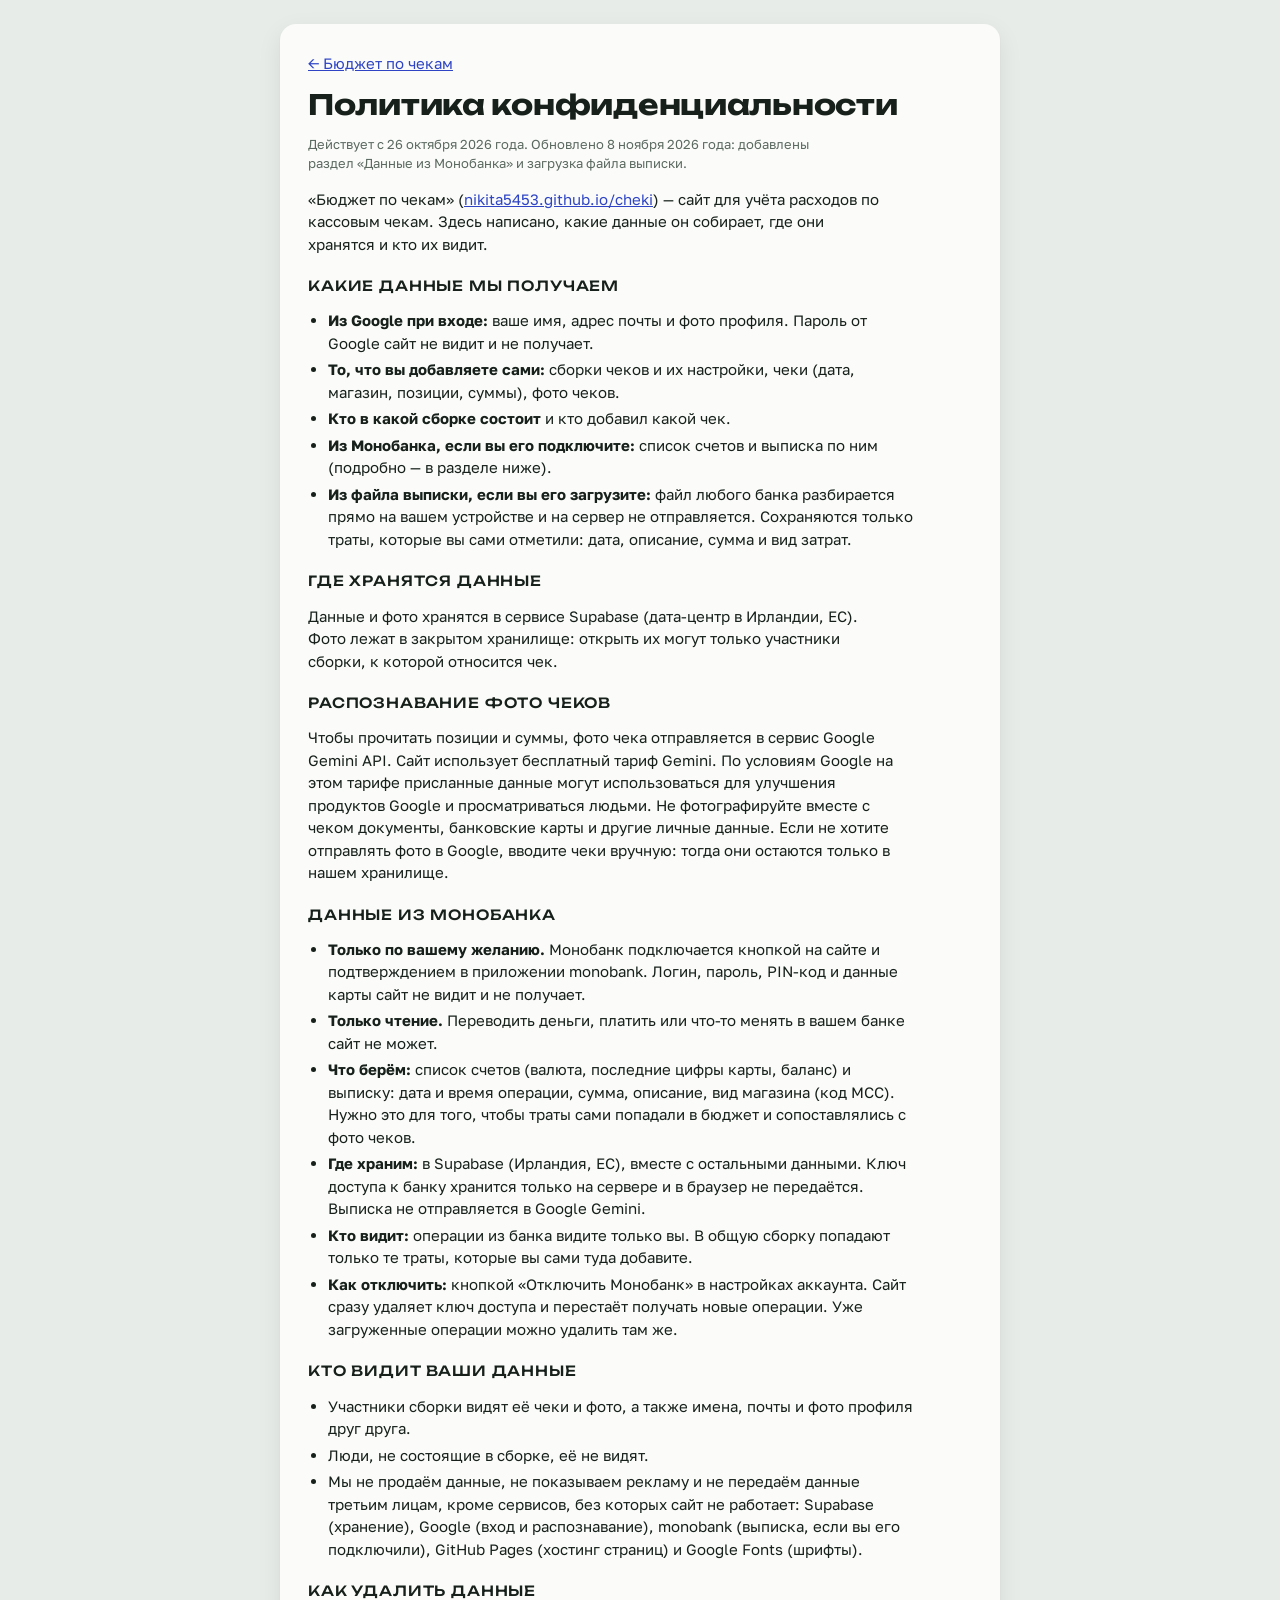
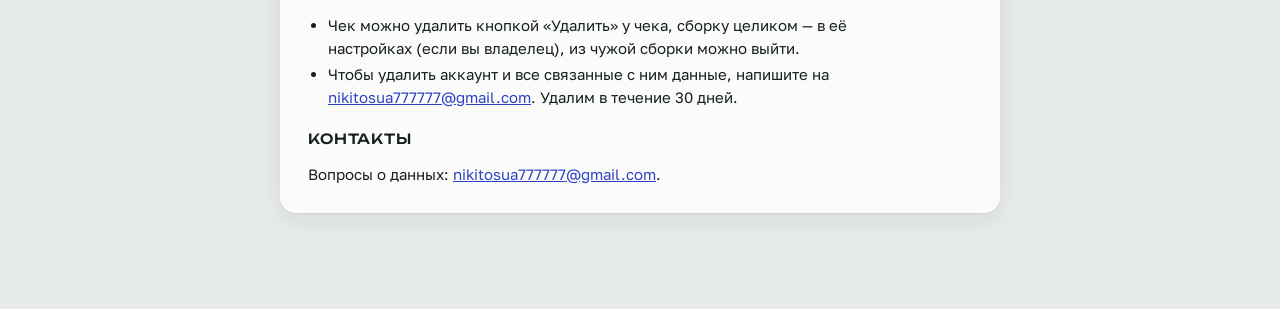
<file: privacy.html>
<!doctype html>
<html lang="ru">
<head>
<meta charset="utf-8">
<meta name="viewport" content="width=device-width, initial-scale=1, viewport-fit=cover">
<title>Политика конфиденциальности — Бюджет по чекам</title>
<link rel="icon" href="icon.svg" type="image/svg+xml">
<link rel="preconnect" href="https://fonts.googleapis.com">
<link rel="preconnect" href="https://fonts.gstatic.com" crossorigin>
<link rel="stylesheet" href="https://fonts.googleapis.com/css2?family=Golos+Text:wght@400;500;600&family=JetBrains+Mono:wght@400;600&family=Unbounded:wght@500;700&display=swap">
<link rel="stylesheet" href="style.css?v=19">
<style>
  .doc { max-width: 720px; margin: 0 auto; background: var(--paper); border-radius: 16px; box-shadow: var(--shadow); padding: 28px; display: flex; flex-direction: column; gap: 14px; }
  .doc h1 { font-size: clamp(22px, 4vw, 28px); }
  .doc h2 { color: var(--ink); font-size: 14px; margin-top: 8px; }
  .doc p, .doc li { max-width: 65ch; margin: 0; }
  .doc ul { margin: 0; padding-left: 20px; display: flex; flex-direction: column; gap: 4px; }
  .doc a { color: var(--accent); }
</style>
</head>
<body>
<article class="doc">
  <a href="./">← Бюджет по чекам</a>
  <h1>Политика конфиденциальности</h1>
  <p class="hint">Действует с 26 октября 2026 года. Обновлено 8 ноября 2026 года: добавлены раздел «Данные из Монобанка» и загрузка файла выписки.</p>

  <p>«Бюджет по чекам» (<a href="https://nikita5453.github.io/cheki/">nikita5453.github.io/cheki</a>) — сайт для учёта расходов по кассовым чекам. Здесь написано, какие данные он собирает, где они хранятся и кто их видит.</p>

  <h2>Какие данные мы получаем</h2>
  <ul>
    <li><b>Из Google при входе:</b> ваше имя, адрес почты и фото профиля. Пароль от Google сайт не видит и не получает.</li>
    <li><b>То, что вы добавляете сами:</b> сборки чеков и их настройки, чеки (дата, магазин, позиции, суммы), фото чеков.</li>
    <li><b>Кто в какой сборке состоит</b> и кто добавил какой чек.</li>
    <li><b>Из Монобанка, если вы его подключите:</b> список счетов и выписка по ним (подробно — в разделе ниже).</li>
    <li><b>Из файла выписки, если вы его загрузите:</b> файл любого банка разбирается прямо на вашем устройстве и на сервер не отправляется. Сохраняются только траты, которые вы сами отметили: дата, описание, сумма и вид затрат.</li>
  </ul>

  <h2>Где хранятся данные</h2>
  <p>Данные и фото хранятся в сервисе Supabase (дата-центр в Ирландии, ЕС). Фото лежат в закрытом хранилище: открыть их могут только участники сборки, к которой относится чек.</p>

  <h2>Распознавание фото чеков</h2>
  <p>Чтобы прочитать позиции и суммы, фото чека отправляется в сервис Google Gemini API. Сайт использует бесплатный тариф Gemini. По условиям Google на этом тарифе присланные данные могут использоваться для улучшения продуктов Google и просматриваться людьми. Не фотографируйте вместе с чеком документы, банковские карты и другие личные данные. Если не хотите отправлять фото в Google, вводите чеки вручную: тогда они остаются только в нашем хранилище.</p>

  <h2>Данные из Монобанка</h2>
  <ul>
    <li><b>Только по вашему желанию.</b> Монобанк подключается кнопкой на сайте и подтверждением в приложении monobank. Логин, пароль, PIN-код и данные карты сайт не видит и не получает.</li>
    <li><b>Только чтение.</b> Переводить деньги, платить или что-то менять в вашем банке сайт не может.</li>
    <li><b>Что берём:</b> список счетов (валюта, последние цифры карты, баланс) и выписку: дата и время операции, сумма, описание, вид магазина (код MCC). Нужно это для того, чтобы траты сами попадали в бюджет и сопоставлялись с фото чеков.</li>
    <li><b>Где храним:</b> в Supabase (Ирландия, ЕС), вместе с остальными данными. Ключ доступа к банку хранится только на сервере и в браузер не передаётся. Выписка не отправляется в Google Gemini.</li>
    <li><b>Кто видит:</b> операции из банка видите только вы. В общую сборку попадают только те траты, которые вы сами туда добавите.</li>
    <li><b>Как отключить:</b> кнопкой «Отключить Монобанк» в настройках аккаунта. Сайт сразу удаляет ключ доступа и перестаёт получать новые операции. Уже загруженные операции можно удалить там же.</li>
  </ul>

  <h2>Кто видит ваши данные</h2>
  <ul>
    <li>Участники сборки видят её чеки и фото, а также имена, почты и фото профиля друг друга.</li>
    <li>Люди, не состоящие в сборке, её не видят.</li>
    <li>Мы не продаём данные, не показываем рекламу и не передаём данные третьим лицам, кроме сервисов, без которых сайт не работает: Supabase (хранение), Google (вход и распознавание), monobank (выписка, если вы его подключили), GitHub Pages (хостинг страниц) и Google Fonts (шрифты).</li>
  </ul>

  <h2>Как удалить данные</h2>
  <ul>
    <li>Чек можно удалить кнопкой «Удалить» у чека, сборку целиком — в её настройках (если вы владелец), из чужой сборки можно выйти.</li>
    <li>Чтобы удалить аккаунт и все связанные с ним данные, напишите на <a href="mailto:nikitosua777777@gmail.com">nikitosua777777@gmail.com</a>. Удалим в течение 30 дней.</li>
  </ul>

  <h2>Контакты</h2>
  <p>Вопросы о данных: <a href="mailto:nikitosua777777@gmail.com">nikitosua777777@gmail.com</a>.</p>
</article>
</body>
</html>
</file>
<file: style.css>
/* Layout: a printed "slip" summary on the left, category breakdowns on the right, the receipt log below; stacks on phones. */
:root {
  --bg: #E7ECE9;
  --paper: #FBFCFA;
  --ink: #17201B;
  --muted: #5B6960;
  --line: #D2DBD5;
  --accent: #2E44C4;
  --accent-ink: #FFFFFF;
  --accent-soft: #E2E6F8;
  --good: #1E7448;
  --bad: #B8322A;
  --scrim: rgba(18, 24, 21, .48);
  --shadow: 0 1px 2px rgba(20, 30, 25, .06), 0 8px 24px rgba(20, 30, 25, .08);
  --f-display: "Unbounded", "Golos Text", system-ui, sans-serif;
  --f-body: "Golos Text", system-ui, -apple-system, "Segoe UI", sans-serif;
  --f-mono: "JetBrains Mono", ui-monospace, Consolas, monospace;
  color-scheme: light;
}
@media (prefers-color-scheme: dark) {
  :root {
    --bg: #101512; --paper: #19201C; --ink: #E5ECE7; --muted: #95A39A; --line: #2B3530;
    --accent: #8E9CFF; --accent-ink: #0D1233; --accent-soft: #222949;
    --good: #5BC28C; --bad: #FF7A6D; --scrim: rgba(0, 0, 0, .6);
    --shadow: 0 1px 2px rgba(0, 0, 0, .3), 0 8px 24px rgba(0, 0, 0, .3);
    color-scheme: dark;
  }
}

* { box-sizing: border-box; }
html { -webkit-text-size-adjust: 100%; }
body {
  margin: 0;
  background: var(--bg); color: var(--ink);
  font: 400 15px/1.5 var(--f-body);
  padding-left: max(16px, env(safe-area-inset-left, 0px));
  padding-right: max(16px, env(safe-area-inset-right, 0px));
  padding-top: calc(24px + env(safe-area-inset-top, 0px));
  padding-bottom: calc(96px + env(safe-area-inset-bottom, 0px));
}
img { max-width: 100%; }
[hidden] { display: none !important; }
body.lock { overflow: hidden; }
.wrap { max-width: 1120px; margin: 0 auto; display: flex; flex-direction: column; gap: 20px; }
.num { font-family: var(--f-mono); font-variant-numeric: tabular-nums; }
.muted { color: var(--muted); }
.sr { position: absolute; width: 1px; height: 1px; overflow: hidden; clip: rect(0 0 0 0); white-space: nowrap; opacity: 0; }

/* header */
.top { display: flex; flex-wrap: wrap; gap: 16px; align-items: flex-end; justify-content: space-between; }
h1 { font: 700 clamp(22px, 4vw, 30px)/1.15 var(--f-display); margin: 0; letter-spacing: -.01em; text-wrap: balance; }
.sub { margin: 6px 0 0; color: var(--muted); max-width: 52ch; }
.actions { display: flex; flex-wrap: wrap; gap: 8px; }
h2 { font: 500 13px/1.3 var(--f-display); text-transform: uppercase; letter-spacing: .06em; margin: 0; color: var(--muted); }
h3 { font: 600 15px/1.3 var(--f-body); margin: 0; }

.btn {
  font: 500 14px/1 var(--f-body); color: var(--ink); background: var(--paper);
  border: 1px solid var(--line); border-radius: 10px; padding: 11px 14px; cursor: pointer;
  display: inline-flex; align-items: center; gap: 8px; white-space: nowrap;
}
.btn:hover { border-color: var(--muted); }
.btn.primary { background: var(--accent); color: var(--accent-ink); border-color: var(--accent); }
.btn.primary:hover { filter: brightness(1.08); }
.btn.ghost { background: transparent; }
.btn.small { padding: 8px 12px; font-size: 13px; }
.btn.danger { color: var(--bad); }
.btn.danger.sure { background: var(--bad); color: var(--paper); border-color: var(--bad); }
.btn:disabled { opacity: .55; cursor: default; filter: none; }
.link { background: none; border: 0; padding: 0; color: var(--accent); font: 500 13px var(--f-body); cursor: pointer; }
:focus-visible { outline: 2px solid var(--accent); outline-offset: 2px; }

.notice { background: var(--accent-soft); color: var(--ink); border-radius: 10px; padding: 10px 14px; margin: 0; }
.hint { margin: 0; color: var(--muted); font-size: 13px; max-width: 62ch; }

/* main grid */
.grid { display: grid; grid-template-columns: minmax(0, 360px) minmax(0, 1fr); gap: 20px; align-items: start; }
.breakdowns { display: grid; grid-template-columns: minmax(0, 1fr) minmax(0, 1fr); gap: 20px; min-width: 0; }
.panel { background: var(--paper); border-radius: 14px; padding: 18px; box-shadow: var(--shadow); min-width: 0; display: flex; flex-direction: column; gap: 14px; }

/* the slip: torn receipt edge */
.slip-shadow { filter: drop-shadow(0 6px 16px rgba(20, 30, 25, .10)); }
.slip {
  background: var(--paper); padding: 20px 20px 34px; border-radius: 14px 14px 0 0;
  display: flex; flex-direction: column; gap: 12px; font-family: var(--f-mono); font-size: 13px;
  -webkit-mask: conic-gradient(from -45deg at bottom, #0000, #000 1deg 89deg, #0000 90deg) bottom / 14px 100%;
          mask: conic-gradient(from -45deg at bottom, #0000, #000 1deg 89deg, #0000 90deg) bottom / 14px 100%;
}
.slip-head { display: flex; justify-content: space-between; align-items: baseline; font-family: var(--f-body); }
.eyebrow { font: 500 13px var(--f-display); text-transform: uppercase; letter-spacing: .06em; color: var(--muted); }
.lines { margin: 0; display: flex; flex-direction: column; gap: 6px; }
.lines div { display: flex; align-items: baseline; gap: 8px; }
.lines dt { color: var(--muted); }
.lines div::after { content: ""; order: 1; flex: 1; border-bottom: 1px dotted var(--line); transform: translateY(-4px); }
.lines dd { margin: 0; order: 2; font-variant-numeric: tabular-nums; text-align: right; }
.rule { border-top: 1px dashed var(--line); }
.left { display: flex; flex-direction: column; gap: 2px; }
.left span { color: var(--muted); text-transform: uppercase; letter-spacing: .08em; font-size: 12px; }
.left strong { font: 600 clamp(26px, 6vw, 34px)/1.1 var(--f-mono); color: var(--good); letter-spacing: -.02em; }
.left.over strong { color: var(--bad); }
.meter { height: 8px; background: var(--bg); border-radius: 99px; overflow: hidden; }
.meter i { display: block; height: 100%; background: var(--accent); border-radius: 99px; }
.meter.over i { background: var(--bad); }
.meter-cap { margin: -4px 0 0; color: var(--muted); font-size: 12px; }
.forecast { margin: 0; text-align: center; color: var(--muted); font-size: 12px; letter-spacing: .04em; }

.bform { display: flex; flex-direction: column; gap: 12px; font-family: var(--f-body); }
label { display: flex; flex-direction: column; gap: 4px; font-size: 13px; color: var(--muted); }
input, select {
  font: 400 15px var(--f-body); color: var(--ink); background: var(--bg);
  border: 1px solid var(--line); border-radius: 8px; padding: 9px 10px; width: 100%; min-width: 0;
}
input:focus, select:focus { border-color: var(--accent); outline: none; box-shadow: 0 0 0 3px var(--accent-soft); }
.row { display: flex; flex-wrap: wrap; gap: 8px; }
.row.end { justify-content: flex-end; }

/* bars */
.bars { list-style: none; margin: 0; padding: 0; display: flex; flex-direction: column; gap: 10px; }
.bl { display: flex; justify-content: space-between; gap: 12px; font-size: 14px; }
.bl > span:first-child { min-width: 0; overflow-wrap: anywhere; }
.bl .num { font-size: 13px; white-space: nowrap; }
.bl em { font-style: normal; color: var(--muted); display: inline-block; min-width: 3.2ch; text-align: right; }
.bt { height: 6px; background: var(--bg); border-radius: 99px; margin-top: 4px; overflow: hidden; }
.bt i { display: block; height: 100%; background: var(--accent); border-radius: 99px; }
.bars li.neg .bt i { background: var(--muted); }
.empty { margin: 0; color: var(--muted); }

/* receipts list */
.rhead { display: flex; justify-content: space-between; align-items: baseline; gap: 12px; }
.rhead span { color: var(--muted); font-size: 13px; }
.rc { border-top: 1px solid var(--line); }
.rc:first-child { border-top: 0; }
.rc-row {
  width: 100%; background: none; border: 0; color: inherit; font: inherit; text-align: left; cursor: pointer;
  display: grid; grid-template-columns: 110px minmax(0, 1fr) auto auto; gap: 12px; align-items: baseline; padding: 12px 4px;
}
.rc-row:hover .rc-store { color: var(--accent); }
.rc-date { color: var(--muted); font-size: 13px; }
.rc-store { font-weight: 500; overflow-wrap: anywhere; }
.rc-n { color: var(--muted); font-size: 13px; }
.rc-total { font-weight: 600; text-align: right; white-space: nowrap; }
.tag { font: 500 11px var(--f-body); color: var(--muted); border: 1px solid var(--line); border-radius: 99px; padding: 1px 7px; margin-left: 6px; white-space: nowrap; }
.tag.wait { color: var(--accent); border-color: var(--accent); }
.tag.err { color: var(--bad); border-color: var(--bad); }
.steps { padding-left: 20px; display: flex; flex-direction: column; gap: 4px; }
.hint a { color: var(--accent); }
.rc-detail { padding: 4px 4px 16px; display: flex; flex-direction: column; gap: 12px; }
.items { overflow-x: auto; }
.items table { width: 100%; border-collapse: collapse; font-size: 14px; }
.items th { text-align: left; font: 500 12px var(--f-body); color: var(--muted); padding: 6px 8px; border-bottom: 1px solid var(--line); }
.items td { padding: 7px 8px; border-bottom: 1px dotted var(--line); vertical-align: top; }
.items td.num, .items th.num { text-align: right; white-space: nowrap; }
.items .sub2 { color: var(--muted); font-size: 12px; }
.photos { display: flex; gap: 8px; flex-wrap: wrap; }
.photos img { height: 120px; width: auto; border-radius: 8px; border: 1px solid var(--line); background: var(--bg); cursor: zoom-in; }
.empty-state { display: grid; gap: 10px; justify-items: start; padding: 8px 0; color: var(--muted); max-width: 60ch; }
.empty-state strong { color: var(--ink); font-weight: 600; }

/* sheet */
.scrim {
  position: fixed; inset: 0; background: var(--scrim); z-index: 20; display: flex; justify-content: center; align-items: flex-start;
  overflow-y: auto;
  padding: max(16px, env(safe-area-inset-top, 0px)) max(12px, env(safe-area-inset-right, 0px)) max(16px, env(safe-area-inset-bottom, 0px)) max(12px, env(safe-area-inset-left, 0px));
}
.sheet { background: var(--paper); border-radius: 16px; width: 100%; max-width: 820px; padding: 20px; display: flex; flex-direction: column; gap: 14px; box-shadow: var(--shadow); margin: auto 0; }
.sh-head { display: flex; justify-content: space-between; align-items: center; gap: 12px; }
.sh-head h2 { font-size: 15px; color: var(--ink); }
.x { background: none; border: 0; font-size: 26px; line-height: 1; color: var(--muted); cursor: pointer; padding: 2px 6px; }
.thumbs { display: flex; gap: 8px; overflow-x: auto; }
.thumbs img { height: 140px; width: auto; border-radius: 8px; border: 1px solid var(--line); }
.fields { display: grid; grid-template-columns: minmax(0, 2fr) minmax(0, 1fr); gap: 10px; }
.ihead, .irow { display: grid; grid-template-columns: minmax(0, 2.2fr) minmax(0, 1.5fr) minmax(0, 1.4fr) 104px 32px; gap: 6px; align-items: center; }
.ihead { font-size: 12px; color: var(--muted); padding: 0 2px; }
.ihead span:nth-child(4) { text-align: right; }
#irows { display: flex; flex-direction: column; gap: 6px; }
.irow input, .irow select { padding: 7px 8px; font-size: 14px; }
.i-price { text-align: right; font-family: var(--f-mono); }
.i-del { background: none; border: 0; color: var(--muted); font-size: 20px; cursor: pointer; height: 32px; border-radius: 6px; }
.i-del:hover { color: var(--bad); background: var(--bg); }
.totals { display: grid; grid-template-columns: 1fr 200px; gap: 8px 16px; align-items: end; border-top: 1px dashed var(--line); padding-top: 12px; }
.totals > div { display: flex; flex-direction: column; gap: 4px; font-size: 13px; color: var(--muted); }
.totals strong { font: 600 18px var(--f-mono); color: var(--ink); }
.totals .tot input { font: 600 18px var(--f-mono); text-align: right; }
.diff { grid-column: 1 / -1; margin: 0; font-size: 13px; color: var(--muted); min-height: 1.2em; }
.reading { display: flex; align-items: center; gap: 12px; }
.spin { width: 18px; height: 18px; border-radius: 50%; border: 2px solid var(--line); border-top-color: var(--accent); animation: sp 0.9s linear infinite; flex: none; }
@keyframes sp { to { transform: rotate(360deg); } }
.keyrow { display: grid; grid-template-columns: minmax(0, 1fr) auto; gap: 6px; }

.viewer { position: fixed; inset: 0; z-index: 40; background: rgba(0, 0, 0, .85); display: flex; align-items: center; justify-content: center; padding: 16px; cursor: zoom-out; }
.viewer img { max-height: 100%; max-width: 100%; object-fit: contain; }

.fab {
  display: none; position: fixed; z-index: 15;
  right: calc(16px + env(safe-area-inset-right, 0px)); bottom: calc(16px + env(safe-area-inset-bottom, 0px));
  background: var(--accent); color: var(--accent-ink); border: 0; border-radius: 99px; padding: 15px 20px;
  font: 600 15px var(--f-body); box-shadow: var(--shadow); cursor: pointer;
}
.scope { grid-column: 1 / -1; display: inline-flex; justify-self: start; background: var(--paper); border-radius: 10px; padding: 3px; gap: 2px; box-shadow: var(--shadow); }
.scope button { font: 500 13px var(--f-body); color: var(--muted); background: none; border: 0; border-radius: 8px; padding: 7px 12px; cursor: pointer; }
.scope button[aria-pressed="true"] { background: var(--accent); color: var(--accent-ink); }
.wallets { display: flex; gap: 4px; align-self: flex-start; background: var(--paper); border-radius: 12px; padding: 4px; box-shadow: var(--shadow); }
.wallets button { font: 600 15px var(--f-body); color: var(--muted); background: none; border: 0; border-radius: 9px; padding: 10px 22px; cursor: pointer; }
.wallets button:hover { color: var(--ink); }
.wallets button[aria-pressed="true"] { background: var(--accent); color: var(--accent-ink); }
.left.plain strong { color: var(--ink); }
.moveto { display: flex; flex-wrap: wrap; align-items: center; gap: 6px; }
.chip.small { padding: 5px 11px; font-size: 13px; }
@media (max-width: 720px) {
  .wallets { align-self: stretch; }
  .wallets { flex-wrap: nowrap; overflow-x: auto; }
  .wallets button { flex: 1 0 auto; padding: 10px 14px; white-space: nowrap; }
}
/* sign-in page */
.login { min-height: calc(100vh - 140px); display: grid; place-items: center; }
.login-card { background: var(--paper); border-radius: 18px; box-shadow: var(--shadow); padding: 32px 28px; max-width: 440px; width: 100%; display: flex; flex-direction: column; gap: 14px; align-items: flex-start; }
.login-card img { border-radius: 14px; }
.btn.big { padding: 14px 22px; font-size: 16px; }

/* people */
.me { padding: 6px 12px 6px 6px; }
.ava { width: 28px; height: 28px; border-radius: 50%; object-fit: cover; flex: none; }
.ava.big { width: 48px; height: 48px; }
.ava-letter { display: inline-grid; place-items: center; background: var(--accent-soft); color: var(--accent); font: 600 13px var(--f-body); }
.ava.big.ava-letter { font-size: 20px; }
.people { list-style: none; margin: 0; padding: 0; display: flex; flex-direction: column; gap: 10px; }
.people li, .person-big { display: flex; align-items: center; gap: 10px; }
.pname { display: flex; flex-direction: column; flex: 1; min-width: 0; overflow-wrap: anywhere; }
.pname small { color: var(--muted); font-size: 12px; }
.invite { display: flex; flex-direction: column; gap: 8px; }
.invite input { font-family: var(--f-mono); font-size: 13px; }
.wallets .cnt { margin-left: 6px; font: 600 11px var(--f-mono); opacity: .7; }
.wallets .add { color: var(--accent); }
.wallets { flex-wrap: wrap; }
.by { font: 500 11px var(--f-body); color: var(--accent); background: var(--accent-soft); border-radius: 99px; padding: 1px 8px; margin-left: 6px; white-space: nowrap; }
.date-only { max-width: 220px; }
.picker { display: flex; flex-direction: column; gap: 12px; }
.pgroup { display: flex; flex-direction: column; gap: 6px; }
.chips { display: flex; flex-wrap: wrap; gap: 6px; }
.chip { font: 500 14px var(--f-body); color: var(--ink); background: var(--bg); border: 1px solid var(--line); border-radius: 99px; padding: 8px 13px; cursor: pointer; }
.chip:hover { border-color: var(--muted); }
.chip[aria-pressed="true"] { background: var(--accent); color: var(--accent-ink); border-color: var(--accent); }
.otherbox { display: flex; flex-direction: column; gap: 6px; padding: 10px; border: 1px dashed var(--accent); border-radius: 10px; }
.chip[hidden] { display: none; }
.picks { display: flex; flex-direction: column; gap: 6px; border-top: 1px dashed var(--line); padding-top: 12px; }
.prow { display: grid; grid-template-columns: minmax(0, 11rem) minmax(0, 1fr) 120px 32px; gap: 8px; align-items: center; }
.prow span { overflow-wrap: anywhere; }
.prow input { padding: 8px 10px; }
@media (max-width: 720px) {
  .prow { grid-template-columns: minmax(0, 1fr) 110px 32px; grid-template-areas: "type price del" "note note note"; padding-bottom: 8px; border-bottom: 1px dotted var(--line); }
  .prow .p-type { grid-area: type; } .prow .p-note { grid-area: note; } .prow .i-price { grid-area: price; } .prow .i-del { grid-area: del; }
}
.mnav { display: inline-flex; align-items: center; gap: 6px; }
.navbtn { width: 32px; height: 32px; border-radius: 8px; border: 1px solid var(--accent); background: var(--accent-soft); color: var(--accent); font: 600 20px/1 var(--f-body); cursor: pointer; }
.navbtn:hover:not(:disabled) { background: var(--accent); color: var(--accent-ink); }
.navbtn:disabled { border-color: var(--line); background: transparent; color: var(--muted); opacity: .6; cursor: default; }
.months { display: flex; flex-direction: column; gap: 2px; font-family: var(--f-mono); }
.mrow { display: flex; justify-content: space-between; gap: 8px; background: none; border: 0; border-radius: 6px; padding: 5px 6px; margin: 0 -6px; color: var(--ink); font: inherit; cursor: pointer; text-align: left; }
.mrow:hover, .mrow.on { background: var(--bg); }
.mrow .pos { color: var(--good); } .mrow .neg { color: var(--bad); }
.period { margin: -6px 0 0; font: 600 15px var(--f-body); }
.lines dd.pos { color: var(--good); }
.lines dd.neg { color: var(--bad); }
.btn.off, .fab.off { opacity: .55; }
.fab { align-items: center; -webkit-tap-highlight-color: transparent; }
.slip .hint { font-family: var(--f-body); font-size: 14px; }
.toast {
  position: fixed; left: 50%; transform: translateX(-50%); z-index: 30;
  bottom: calc(84px + env(safe-area-inset-bottom, 0px));
  background: var(--ink); color: var(--paper); padding: 10px 16px; border-radius: 10px; font-size: 14px; max-width: calc(100% - 32px);
}

@media (max-width: 900px) {
  .grid { grid-template-columns: minmax(0, 1fr); }
}
@media (max-width: 720px) {
  .breakdowns { grid-template-columns: minmax(0, 1fr); }
  .fab { display: inline-flex; }
  #camBtn { display: none; }
  .rc-row { grid-template-columns: minmax(0, 1fr) auto; gap: 2px 12px; }
  .rc-date { grid-column: 1; grid-row: 2; }
  .rc-store { grid-column: 1; grid-row: 1; }
  .rc-n { display: none; }
  .rc-total { grid-column: 2; grid-row: 1 / span 2; align-self: center; }
  .ihead { display: none; }
  .irow { grid-template-columns: minmax(0, 1fr) minmax(0, 1fr) 96px; grid-template-areas: "name name price" "cat type del"; padding-bottom: 8px; border-bottom: 1px dotted var(--line); }
  .i-name { grid-area: name; } .i-cat { grid-area: cat; } .i-type { grid-area: type; } .i-price { grid-area: price; } .i-del { grid-area: del; justify-self: end; width: 40px; }
  .fields { grid-template-columns: minmax(0, 1fr); }
  .totals { grid-template-columns: minmax(0, 1fr) 150px; }
  .sheet { padding: 16px; }
}
@media (prefers-reduced-motion: reduce) { .spin { animation-duration: 3s; } }

/* Импорт банковской выписки */
.impmap summary { cursor: pointer; font: 500 13px var(--f-body); color: var(--accent); }
.impgrid { display: grid; grid-template-columns: repeat(auto-fit, minmax(170px, 1fr)); gap: 10px; margin-top: 10px; }
.imptable { max-height: 52vh; overflow: auto; border: 1px solid var(--line); border-radius: 10px; }
.imptable thead th { position: sticky; top: 0; background: var(--paper); z-index: 1; }
.imptable select { padding: 5px 6px; font-size: 13px; max-width: 170px; }
.imptable input[type="checkbox"] { width: 18px; height: 18px; padding: 0; accent-color: var(--accent); }
.imptable tr.dim td { opacity: .5; }
.nowrap { white-space: nowrap; }
.imptable .c-date .t { display: block; }
@media (max-width: 720px) {
  .imptable thead { display: none; }
  .imptable table, .imptable tbody { display: block; }
  .imptable tr { display: grid; grid-template-columns: 26px minmax(0, 1fr) auto; grid-template-areas: "chk desc sum" "chk date cat"; gap: 4px 10px; align-items: center; padding: 10px; border-bottom: 1px dotted var(--line); }
  .imptable td { display: block; padding: 0; border: 0; }
  .imptable .c-chk { grid-area: chk; align-self: start; }
  .imptable .c-desc { grid-area: desc; }
  .imptable .c-sum { grid-area: sum; align-self: start; }
  .imptable .c-date { grid-area: date; }
  .imptable .c-date .t { display: inline; }
  .imptable .c-date { white-space: normal; }
  .imptable .c-cat { grid-area: cat; }
  .imptable .c-cat select { max-width: 160px; }
}
/* CHK-2: category filter */

.bars.pick { gap: 2px; }
.bar {
  display: block; width: calc(100% + 16px); margin: 0 -8px; padding: 7px 8px;
  background: none; border: 0; border-radius: 8px; color: inherit; font: inherit; text-align: left; cursor: pointer;
  -webkit-tap-highlight-color: transparent;
}
.bar .bt { display: block; }
.bar:active { background: var(--bg); }
@media (hover: hover) { .bar:hover { background: var(--bg); } }
.bar:focus-visible { outline-offset: 0; }
.bar[aria-pressed="true"] { background: var(--accent-soft); box-shadow: inset 0 0 0 1px var(--accent); }
.bar[aria-pressed="true"] .bl > span:first-child { font-weight: 600; }
.bar[aria-pressed="true"] .bt { background: var(--paper); }

.ffilter {
  display: grid; grid-template-columns: minmax(0, 1fr) auto; align-items: center; gap: 8px;
  background: var(--accent-soft); border-radius: 10px; padding: 6px 4px 6px 14px;
}
.ff-text { display: flex; flex-direction: column; gap: 2px; min-width: 0; }
.ff-kind { font-size: 12px; color: var(--muted); }
.ff-main { display: flex; flex-wrap: wrap; align-items: baseline; gap: 2px 12px; }
.ff-name { font-weight: 600; overflow-wrap: anywhere; }
.ff-meta { font-size: 13px; color: var(--muted); white-space: nowrap; }
.ff-meta .num { color: var(--ink); }
.ff-note { font-size: 13px; color: var(--muted); }
.ffilter .x { width: 44px; height: 44px; padding: 0; border-radius: 8px; flex: none; }
.ffilter .x:hover { color: var(--ink); background: var(--paper); }

.items tr.hit td { background: var(--accent-soft); }
.items tr.hit td:first-child { box-shadow: inset 3px 0 0 var(--accent); font-weight: 500; }
.items tr.hit td.sub2 { color: var(--ink); }

#listPanel { scroll-margin-top: 16px; }
/* CHK-4: receipt items on a phone, each in two lines: name and sum, then «вид затрат · вид продукта» */
@media (max-width: 720px) {
  .rc-detail .items table, .rc-detail .items tbody { display: block; }
  .rc-detail .items thead { display: none; }
  .rc-detail .items tr { display: flex; flex-wrap: wrap; align-items: baseline; padding: 7px 8px; border-bottom: 1px dotted var(--line); }
  .rc-detail .items tr::after { content: ""; flex-basis: 100%; order: 3; }
  .rc-detail .items td { padding: 0; border: 0; }
  .rc-detail .items td:first-child { flex: 1 1 0; min-width: 0; overflow-wrap: anywhere; }
  .rc-detail .items td.num { order: 2; padding-left: 12px; }
  .rc-detail .items td.sub2:not([colspan]) { order: 4; min-width: 0; margin-top: 2px; overflow-wrap: anywhere; }
  .rc-detail .items td.sub2:not([colspan]) + td.sub2::before { content: "·"; padding: 0 6px; }
  .rc-detail .items td.no-type { display: none; }
  .rc-detail .items tr.hit { background: var(--accent-soft); box-shadow: inset 3px 0 0 var(--accent); }
  .rc-detail .items tr.hit td { background: none; box-shadow: none; }
}
/* CHK-7: month recap */
.recap-btn .tag { margin-left: 2px; }
.notice.recap { display: flex; flex-wrap: wrap; align-items: center; gap: 6px 12px; padding: 6px 4px 6px 14px; }
.notice.recap .recap-text { flex: 1 1 220px; min-width: 0; }
.notice.recap .recap-go { display: flex; align-items: center; gap: 4px; }
.notice.recap .x { width: 44px; height: 44px; padding: 0; border-radius: 8px; }
.notice.recap .x:hover { color: var(--ink); background: var(--paper); }
.sheet.recap-sheet { max-width: 520px; }
.recap-frame { display: grid; place-items: center; }
.recap-img { display: block; max-width: 100%; max-height: min(62vh, 620px); width: auto; height: auto; border-radius: 12px; border: 1px solid var(--line); }
.recap-wait { display: grid; place-content: center; justify-items: center; gap: 10px; width: min(100%, calc(min(62vh, 620px) * .8)); aspect-ratio: 4 / 5;
  border-radius: 12px; background: var(--bg); color: var(--muted); font-size: 14px; }
.recap-opts { display: flex; flex-wrap: wrap; align-items: center; gap: 8px 12px; }
.chip.tall { min-height: 44px; }
.recap-act { justify-content: flex-end; }
.recap-act .btn { min-height: 48px; justify-content: center; }
@media (max-width: 720px) { .recap-act .btn { flex: 1 1 100%; } }
</file>
